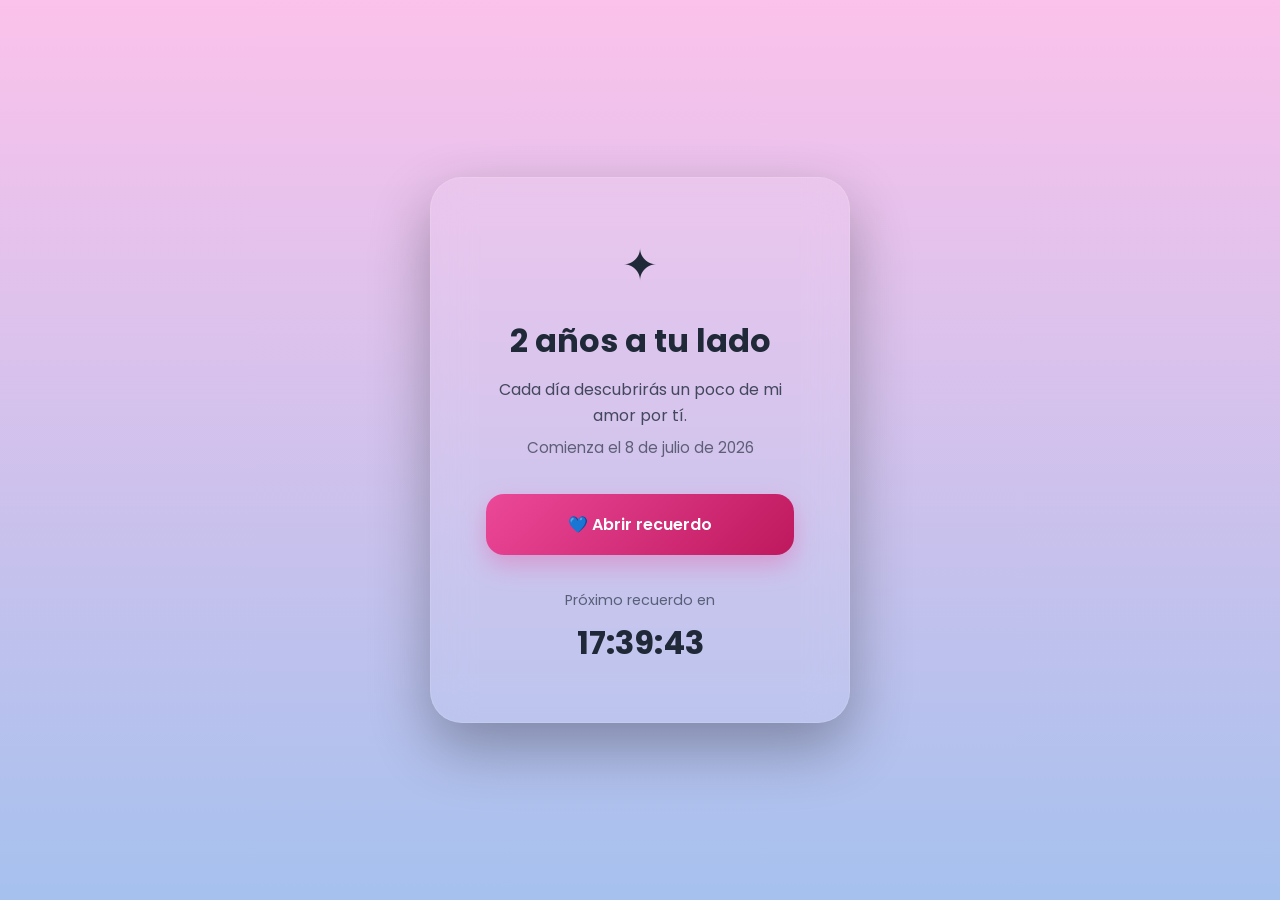
<file: index.html>
<!DOCTYPE html>
<html lang="es">

<head>

    <meta charset="UTF-8">

    <meta
        name="viewport"
        content="width=device-width, initial-scale=1.0">

    <title>Aurora Engine - By Miquel</title>

    <meta
        name="theme-color"
        content="#071021">

    <link rel="manifest" href="manifest.json">

    <link rel="preconnect"
        href="https://fonts.googleapis.com">

    <link rel="preconnect"
        href="https://fonts.gstatic.com"
        crossorigin>

    <link href="https://fonts.googleapis.com/css2?family=Poppins:wght@300;400;500;600;700&family=Cormorant+Garamond:wght@400;500;600;700&display=swap"
        rel="stylesheet">

    <link rel="stylesheet" href="css/reset.css">

    <link rel="stylesheet" href="css/animations.css">

    <link rel="stylesheet" href="css/styles.css">

</head>

<body>

    <div id="background"></div>

    <canvas id="particles"></canvas>

    <main id="app"></main>

    <script type="module"
        src="js/app.js"></script>

</body>

</html>
</file>
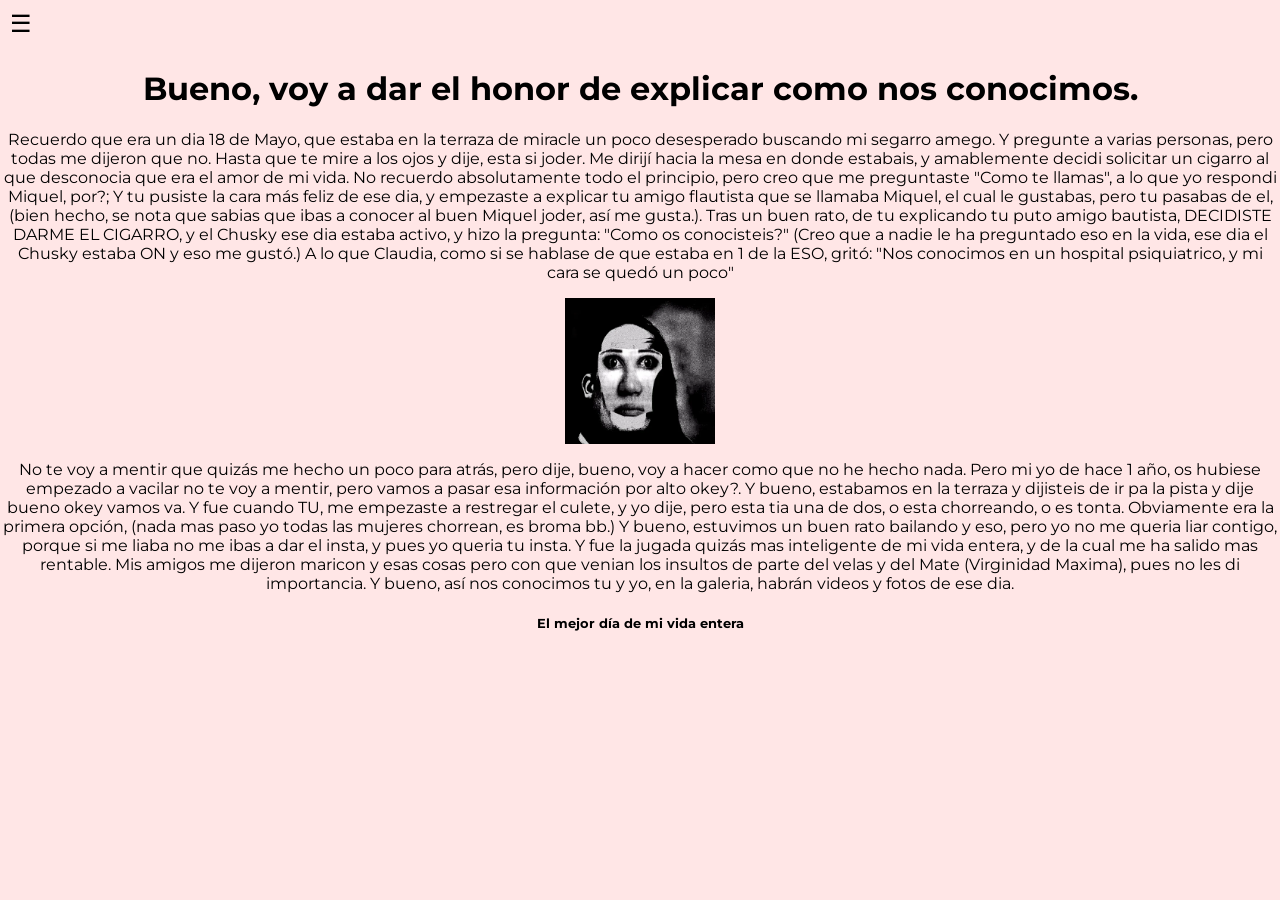
<file: Teamo/conocimos.html>
<!DOCTYPE html>
<html lang="ca"> <!-- Llenguatge Català -->
<head>
    <meta charset="UTF-8">
    <meta name="viewport" content="width=device-width, initial-scale=1.0">
    <title>Como nos conocimos</title> <!-- Títol pàgina --> 
    <link rel="icon" href="img/favicon.ico"> <!-- Icona de la pàgina web -->
    <link rel="stylesheet" href="CSS/styles.css"> <!-- Full CSS -->
    <link href="https://fonts.googleapis.com/css2?family=Montserrat:wght@400;500;700&display=swap" rel="stylesheet">
</head>

<header>
    <button class="menu-toggle" id="menuToggle">☰</button>
    <nav class="menu" id="menu">
        <ul>
            <li><a href="index.html">Inicio</a></li>
            <li><a href="galeria.html">Galería</a></li>
            <li><a href="cuenta_regresiva.html">Cuenta Regresiva</a></li>
            <li><a href="playlist.html">Playlist</a></li>
            <li><a href="conocimos.html">Como nos conocimos</a></li>
        </ul>
    </nav>
</header>

<body> 
 
    <h1>Bueno, voy a dar el honor de explicar como nos conocimos.</h1>
    <p>Recuerdo que era un dia 18 de Mayo, que estaba en la terraza de miracle un poco desesperado buscando mi segarro amego. Y pregunte a varias personas, pero todas me dijeron que no. Hasta que te mire a los ojos y dije, esta si joder. 
    Me dirijí hacia la mesa en donde estabais, y amablemente decidi solicitar un cigarro al que desconocia que era el amor de mi vida. No recuerdo absolutamente todo el principio, pero creo que me preguntaste "Como te llamas", a lo que yo respondi  
  Miquel, por?; Y tu pusiste la cara más feliz de ese dia, y empezaste a explicar tu amigo flautista que se llamaba Miquel, el cual le gustabas, pero tu pasabas de el, (bien hecho, se nota que sabias que ibas a conocer al buen Miquel joder, así me gusta.). 
  Tras un buen rato, de tu explicando tu puto amigo bautista, DECIDISTE DARME EL CIGARRO, y el Chusky ese dia estaba activo, y hizo la pregunta: "Como os conocisteis?" (Creo que a nadie le ha preguntado eso en la vida, ese dia el Chusky estaba ON y eso me gustó.) 
  A lo que Claudia, como si se hablase de que estaba en 1 de la ESO, gritó: "Nos conocimos en un hospital psiquiatrico, y mi cara se quedó un poco"</p> 
  <img src="img/1.png">
  <p> No te voy a mentir que quizás me hecho un poco para atrás, pero dije, bueno, voy a hacer como que no he hecho nada. Pero mi yo de hace 1 año, os hubiese empezado a vacilar no te voy a mentir, pero vamos a pasar esa información por alto okey?. Y bueno, estabamos en la terraza 
    y dijisteis de ir pa la pista y dije bueno okey vamos va. Y fue cuando TU, me empezaste a restregar el culete, y yo dije, pero esta tia una de dos, o esta chorreando, o es tonta. Obviamente era la primera opción, (nada mas paso yo todas las mujeres chorrean, es broma bb.) Y bueno, 
    estuvimos un buen rato bailando y eso, pero yo no me queria liar contigo, porque si me liaba no me ibas a dar el insta, y pues yo queria tu insta. Y fue la jugada quizás mas inteligente de mi vida entera, y de la cual me ha salido mas rentable. Mis amigos me dijeron maricon y esas cosas
    pero con que venian los insultos de parte del velas y del Mate (Virginidad Maxima), pues no les di importancia. Y bueno, así nos conocimos tu y yo, en la galeria, habrán videos y fotos de ese dia. </p>

</body>
<script src="JS/script.js"></script>


<style> 
    h1 {
        text-align: center;
    }

    p {
        text-align: center;
    }

    img {
    max-width: 150px; /* Ajusta el tamaño de las imágenes aquí */
    height: auto;
    display: block;
    margin: 10px auto;
    }

    footer {
        text-align: center;
    }

</style> 

<footer> 
  <h5>El mejor día de mi vida entera</h5>
  </footer>
</html>
</file>
<file: css/animations.css>
@keyframes fadeUp{

    from{

        opacity:0;

        transform:
            translateY(30px)
            scale(.98);

    }

    to{

        opacity:1;

        transform:
            translateY(0)
            scale(1);

    }

}

.fade-up{

    animation:fadeUp .8s ease;

}



@keyframes float{

    0%{

        transform:translateY(0);

    }

    50%{

        transform:translateY(-6px);

    }

    100%{

        transform:translateY(0);

    }

}

.float{

    animation:float 4s infinite ease-in-out;

}
</file>
<file: css/styles.css>
/* ==========================================================
   Aurora Engine
   Styles v1.0
   Mobile First
========================================================== */
@import url("./variables.css");
@import url("./animations.css");
@import url("./workspace.css");
@import url("./note.css");


:root{

    --background:#071021;

    --card:#FAF7F2;

    --text:#F8FAFC;

    --text-dark:#1F2937;

    --accent:#EC4899;

    --radius:28px;

    --shadow:
        0 25px 60px rgba(0,0,0,.30);

    --transition:.35s ease;

}


/* ========================= */

html{

    font-size:16px;

}

body{

    margin:0;

    min-height:100vh;

    overflow-x:hidden;

    background:var(--background);

    color:var(--text);

    font-family:"Poppins",sans-serif;

    transition:
        background 2s ease,
        color .5s ease;

}


/* ========================= */

#background{

    position:fixed;

    inset:0;

    background:var(--background);

    transition:2s;

    z-index:-3;

}


/* ========================= */

#particles{

    position:fixed;

    inset:0;

    z-index:-2;

    pointer-events:none;

}


/* ========================= */

#app{

    min-height:100vh;

    display:flex;

    justify-content:center;

    align-items:center;

    padding:22px;

}


/* ========================= */

.main-card{

    width:100%;

    max-width:420px;

    background:rgba(255,255,255,.08);

    backdrop-filter:blur(20px);

    -webkit-backdrop-filter:blur(20px);

    border-radius:32px;

    padding:40px 28px;

    box-shadow:var(--shadow);

    text-align:center;

    border:1px solid rgba(255,255,255,.10);

}


/* ========================= */

.logo{

    font-size:2.7rem;

    margin-bottom:20px;

}


h1{

    margin:0;

    font-size:2rem;

    font-weight:700;

}


.subtitle{

    margin-top:12px;

    opacity:.8;

    line-height:1.6;

}


.date{

    margin-top:8px;

    font-size:.95rem;

    opacity:.65;

}


/* ========================= */

.primary-button{

    margin-top:35px;

    width:100%;

    padding:18px;

    border:none;

    border-radius:18px;

    background:linear-gradient(
        135deg,
        #EC4899,
        #BE185D
    );

    color:white;

    font-size:1rem;

    font-weight:600;

    cursor:pointer;

    transition:var(--transition);

    box-shadow:

        0 10px 25px rgba(236,72,153,.35);

}


.primary-button:hover{

    transform:translateY(-3px);

}


.primary-button:active{

    transform:scale(.97);

}


/* ========================= */

.countdown{

    margin-top:35px;

}


.countdown-title{

    opacity:.65;

    font-size:.9rem;

}


.countdown-time{

    margin-top:8px;

    font-size:2rem;

    font-weight:700;

}


/* ========================= */

.note-card{

    width:100%;

    max-width:700px;

    background:var(--card);

    color:var(--text-dark);

    border-radius:30px;

    padding:35px;

    box-shadow:var(--shadow);

    animation:fadeUp .6s;

    background:
linear-gradient(
180deg,
#fffdf8,
#faf7f2
);

border:1px solid rgba(0,0,0,.05);


box-shadow:

0 35px 90px rgba(0,0,0,.20);

}


.signature{

margin-top:50px;

text-align:center;

font-family:
"Cormorant Garamond",
serif;

font-size:1.7rem;

opacity:.9;

}

.signature span{

display:block;

margin-top:10px;

font-size:2rem;

}

.note-card h2{

    margin:0;

    font-size:2rem;

    font-family:"Cormorant Garamond",serif;

}


.note-card h3{

    margin-top:10px;

    opacity:.55;

    font-weight:400;

}


.note-card p{

    margin-top:35px;

    line-height:2;

    font-size:1.08rem;

    font-family:"Cormorant Garamond",serif;

}


/* ========================= */

.secondary-button{

    margin-top:40px;

    width:100%;

    padding:16px;

    border:none;

    border-radius:16px;

    background:#ECECEC;

    cursor:pointer;

    font-weight:600;

}


/* ========================= */

.fade-in{

    animation:fadeUp .8s;

}


/* ========================= */

@keyframes fadeUp{

    from{

        opacity:0;

        transform:

            translateY(30px)

            scale(.98);

    }

    to{

        opacity:1;

        transform:

            translateY(0)

            scale(1);

    }

}


/* ========================= */

@media(min-width:768px){

    .main-card{

        padding:55px;

    }

}


/* ==========================
   NOTE VIEW
========================== */

.note-screen{

    width:100%;

    display:flex;

    justify-content:center;

    align-items:center;

    padding:20px;

}

.note-card{

    width:100%;

    max-width:700px;

    min-height:80vh;

    background:#faf7f2;

    color:#1f2937;

    border-radius:30px;

    padding:35px;

    box-shadow:
        0 30px 70px rgba(0,0,0,.25);

    display:flex;

    flex-direction:column;

}

.note-header{

    display:flex;

    justify-content:space-between;

    align-items:center;

}

.note-day{

    font-size:.9rem;

    opacity:.6;

}

.note-heart{

    font-size:2rem;

}

.note-title{

    margin-top:25px;

    font-family:"Cormorant Garamond",serif;

    font-size:2.3rem;

}

.note-subtitle{

    margin-top:5px;

    font-weight:400;

    opacity:.6;

    font-size:1rem;

}

.note-text{

    margin-top:40px;

    line-height:2.1;

    font-size:1.25rem;

    font-family:"Cormorant Garamond",serif;

    white-space:pre-line;

    flex:1;

}

.note-footer{

    margin-top:40px;

}

/* ==========================================
   LETTER
========================================== */

.note-screen{

display:flex;

justify-content:center;

align-items:center;

padding:25px;

min-height:100vh;

}

.letter{

width:100%;

max-width:720px;

background:linear-gradient(
180deg,
#fffdf9,
#faf7f2
);

border-radius:30px;

padding:40px;

color:#2d3748;

box-shadow:

0 40px 90px rgba(0,0,0,.25);

border:1px solid rgba(0,0,0,.06);

}

.letter-header{

display:flex;

justify-content:space-between;

align-items:center;

margin-bottom:25px;

}

.day{

font-size:.9rem;

opacity:.55;

letter-spacing:2px;

text-transform:uppercase;

}

.heart{

font-size:2rem;

}

.letter h1{

font-size:2.4rem;

margin-bottom:8px;

font-family:"Poppins";

}

.letter h2{

font-weight:400;

opacity:.55;

margin-bottom:35px;

}

.letter-content{

font-family:"Cormorant Garamond";

font-size:1.45rem;

line-height:2;

}

.letter-content p{

margin-bottom:28px;

}

.signature{

margin-top:60px;

text-align:center;

font-family:"Cormorant Garamond";

font-size:1.7rem;

}

.signature span{

display:block;

margin-top:15px;

font-size:2rem;

}

.secondary-button{

margin-top:50px;

width:100%;

padding:18px;

border-radius:18px;

background:#ececec;

font-size:1rem;

font-weight:600;

}

/* =====================================================
   Developer Panel
=====================================================*/

#devButton{

position:fixed;

right:25px;

bottom:25px;

width:60px;

height:60px;

border-radius:50%;

border:none;

background:#111827;

color:white;

font-size:1.5rem;

cursor:pointer;

box-shadow:

0 15px 40px rgba(0,0,0,.35);

transition:.35s;

z-index:5000;

}

#devButton:hover{

transform:scale(1.08) rotate(20deg);

}

#devOverlay{

position:fixed;

inset:0;

background:rgba(0,0,0,.45);

opacity:0;

visibility:hidden;

transition:.35s;

z-index:4998;

backdrop-filter:blur(4px);

}

#developerPanel{

position:fixed;

top:0;

right:-420px;

width:400px;

height:100vh;

background:#0F172A;

color:white;

transition:.45s;

padding:35px;

overflow:auto;

z-index:4999;

box-shadow:

-10px 0 40px rgba(0,0,0,.45);

}

body.dev-open #developerPanel{

right:0;

}

body.dev-open #devOverlay{

opacity:1;

visibility:visible;

}

.dev-header{

display:flex;

justify-content:space-between;

align-items:center;

margin-bottom:35px;

}

.dev-header h2{

font-size:1.5rem;

}

.dev-header span{

opacity:.5;

}

.dev-section{

display:flex;

flex-direction:column;

gap:10px;

margin-bottom:35px;

}

.dev-menu{

background:#1E293B;

color:white;

padding:16px;

border-radius:14px;

text-align:left;

transition:.25s;

font-size:1rem;

}

.dev-menu:hover{

background:#334155;

}

.dev-menu.active{

background:#EC4899;

}

#devContent{

line-height:1.9;

opacity:.8;

}

.dev-search{

width:100%;

padding:14px;

border-radius:12px;

margin-bottom:20px;

background:#1E293B;

color:white;

border:none;

}

#noteList{

display:flex;

flex-direction:column;

gap:10px;

margin-bottom:20px;

max-height:420px;

overflow:auto;

}

.note-item{

background:#1E293B;

border:none;

color:white;

padding:14px;

border-radius:12px;

text-align:left;

cursor:pointer;

transition:.25s;

}

.note-item:hover{

background:#334155;

transform:translateX(4px);

}

.dev-random{

width:100%;

padding:16px;

background:#EC4899;

color:white;

border:none;

border-radius:14px;

font-weight:bold;

cursor:pointer;

}

.secondary-button{

margin-top:15px;

width:100%;

padding:16px;

border:none;

border-radius:18px;

background:#1E293B;

color:white;

cursor:pointer;

font-size:1rem;

transition:.3s;

}

.secondary-button:hover{

transform:translateY(-2px);

background:#334155;

}

.letter-image{

margin:25px 0;

}

.letter-image img{

width:100%;

border-radius:20px;

display:block;

max-height:340px;

object-fit:cover;

box-shadow:0 15px 35px rgba(0,0,0,.35);

}

.letter-music{

margin:25px 0;

display:flex;

justify-content:center;

}

.letter-music audio{

width:100%;

}
</file>
<file: Teamo/CSS/styles.css>
body {
    font-family: Arial, sans-serif;
    margin: 0;
    padding: 0;
    background: #ffe6e6;
}

/* Aplica la fuente Montserrat al cuerpo de la página */
body {
    font-family: 'Montserrat', sans-serif;
  }
  
  /* Estilo del menú de navegación */
  nav {
    font-family: 'Montserrat', sans-serif;
    /* Otros estilos de tu menú */
  }
  
header {
    position: relative;
}
.menu {
    display: none;
    position: absolute;
    top: 50px;
    left: 0;
    background: white;
    width: 100%;
    box-shadow: 0px 4px 6px rgba(0, 0, 0, 0.1);
    opacity: 0;
    transition: opacity 0.5s ease-in-out;
}
.menu ul {
    list-style: none;
    padding: 0;
    margin: 0;
}
.menu ul li {
    padding: 10px;
    text-align: center;
}
.menu ul li a {
    text-decoration: none;
    color: black;
    display: block;
}
.menu-toggle {
    font-size: 24px;
    background: none;
    border: none;
    cursor: pointer;
    padding: 10px;
}

.menu.open {
    display: block;
    opacity: 1;
}

/* Estilo del menú de navegación */
nav {
    font-family: 'Montserrat', sans-serif;
    background-color: #fff; /* Puedes cambiar el fondo si lo deseas */
    box-shadow: 0 4px 10px rgba(0, 0, 0, 0.1); /* Sombra en todo el menú */
    padding: 10px;
}

/* Estilo de los elementos de navegación */
nav ul {
    list-style-type: none;
    padding: 0;
    margin: 0;
    display: flex;
    gap: 20px; /* Espaciado entre los elementos */
}

nav ul li {
    position: relative;
}

nav ul li a {
    text-decoration: none;
    color: #333; /* Color de los textos */
    padding: 10px 20px;
    font-weight: 500;
    transition: all 0.3s ease; /* Animación suave */
}

/* Efecto hover: borde azul eléctrico */
nav ul li a:hover {
    color: #fff; /* Cambiar color del texto al pasar por encima */
    background-color: #007BFF; /* Fondo azul cuando pasas por encima */
    box-shadow: 0 0 10px 3px rgba(0, 123, 255, 0.8); /* Sombra azul */
    border-radius: 5px; /* Bordes redondeados (opcional) */
}

/* Estilo para la cuenta regresiva */
.countdown {
    background-color: #fff;
    padding: 30px 50px;
    border-radius: 15px;
    box-shadow: 0 4px 15px rgba(0, 0, 0, 0.2);
    text-align: center;
    max-width: 500px;
    width: 100%;
    margin-top: 100px; /* Ajuste para espacio desde el menú */
}

.countdown h2 {
    font-size: 24px;
    margin-bottom: 20px;
    color: #333; /* Color del título */
}

#countdown {
    font-size: 30px;
    font-weight: 700;
    color: #007BFF; /* Color azul para la cuenta regresiva */

}

/* Contenedor para centrar el contador */
.countdown-container {
    display: flex;
    justify-content: center;
    align-items: center;
    height: 100vh; /* Ocupa toda la altura de la pantalla */
}

/* Estilo para la cuenta regresiva */
.countdown {
    background-color: #fff;
    padding: 30px 50px;
    border-radius: 15px;
    box-shadow: 0 4px 15px rgba(0, 0, 0, 0.2);
    text-align: center;
    max-width: 500px;
    width: 100%;
}

/* Estilos para el modal */
.modal {
    display: none;
    position: fixed;
    z-index: 1000;
    left: 0;
    top: 0;
    width: 100%;
    height: 100%;
    background-color: rgba(0, 0, 0, 0.8);
    justify-content: center;
    align-items: center;
}

/* Imagen dentro del modal */
.modal-content {
    max-width: 80%;
    max-height: 80%;
    border-radius: 10px;
}

/* Botón para cerrar el modal */
.close {
    position: absolute;
    top: 20px;
    right: 35px;
    color: white;
    font-size: 40px;
    font-weight: bold;
    cursor: pointer;
}
</file>
